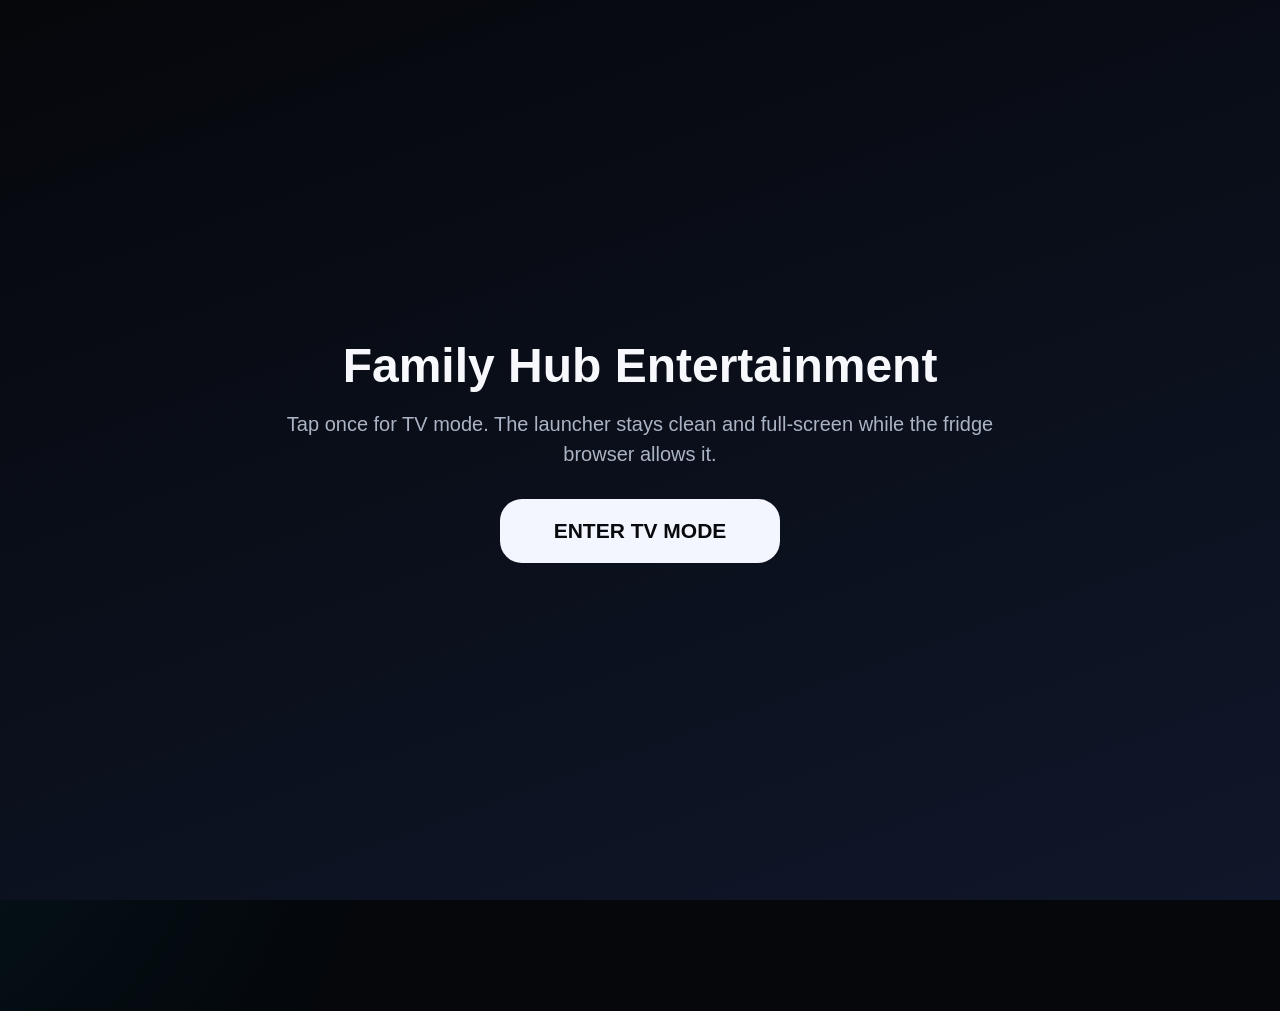
<file: fridge/index.html>
<!doctype html>
<html lang="en">
<head>
  <meta charset="utf-8" />
  <meta name="viewport" content="width=device-width,initial-scale=1,viewport-fit=cover,user-scalable=no" />
  <meta name="theme-color" content="#05070b" />
  <meta name="mobile-web-app-capable" content="yes" />
  <meta name="apple-mobile-web-app-capable" content="yes" />
  <meta name="apple-mobile-web-app-status-bar-style" content="black-translucent" />
  <link rel="manifest" href="./manifest.webmanifest" />
  <title>Family Hub Entertainment</title>
  <style>
    :root{--bg:#05070b;--panel:#10141d;--panel2:#171d28;--text:#f7f8fb;--muted:#8c96a8;--line:rgba(255,255,255,.09);--green:#73e5a6;--amber:#ffd47c}
    *{box-sizing:border-box;-webkit-tap-highlight-color:transparent}
    html,body{margin:0;width:100%;height:100%;background:var(--bg);color:var(--text);font-family:Arial,Helvetica,sans-serif;overflow:hidden;overscroll-behavior:none;user-select:none;-webkit-user-select:none}
    body:before{content:"";position:fixed;inset:-25%;background:radial-gradient(circle at 80% 5%,rgba(90,127,255,.17),transparent 34%),radial-gradient(circle at 8% 72%,rgba(0,208,255,.08),transparent 28%);pointer-events:none}
    #app{height:100vh;min-height:100%;display:flex;flex-direction:column;padding:34px 36px 28px;position:relative}
    header{display:flex;justify-content:space-between;align-items:flex-start;margin-bottom:24px}
    .brand{font-weight:800;letter-spacing:.16em;font-size:21px}.sub{color:var(--muted);font-size:16px;margin-top:7px;letter-spacing:.04em}
    .clock{text-align:right;font-size:35px;font-weight:300;line-height:1}.date{color:var(--muted);font-size:15px;margin-top:7px}
    .hero{padding:22px 24px;border:1px solid var(--line);background:linear-gradient(135deg,rgba(255,255,255,.06),rgba(255,255,255,.018));border-radius:25px;margin-bottom:18px}
    .hero h1{font-size:31px;margin:0 0 7px}.hero p{font-size:16px;color:var(--muted);margin:0;line-height:1.42}
    .section{font-size:14px;letter-spacing:.15em;color:#a8b1c1;margin:13px 2px 11px;text-transform:uppercase}
    .grid{display:grid;grid-template-columns:repeat(2,minmax(0,1fr));gap:13px}
    .tile{height:125px;border:1px solid var(--line);border-radius:23px;background:linear-gradient(145deg,var(--panel2),var(--panel));display:flex;flex-direction:column;justify-content:space-between;padding:18px;text-decoration:none;color:var(--text);position:relative;overflow:hidden}
    .tile:active{transform:scale(.985);background:#1c2230}.tile b{font-size:22px}.tile small{color:var(--muted);font-size:13px}.tile .mark{width:40px;height:40px;border-radius:13px;display:grid;place-items:center;font-weight:900;background:rgba(255,255,255,.07);font-size:16px}
    .badge{position:absolute;right:14px;top:14px;padding:6px 8px;border-radius:999px;border:1px solid var(--line);font-size:10px;letter-spacing:.08em;color:var(--muted)}
    .direct{color:var(--green)}.web{color:var(--amber)}
    .live-grid{display:grid;grid-template-columns:repeat(3,minmax(0,1fr));gap:11px}.live{height:90px;padding:15px;border-radius:20px}.live b{font-size:18px}.live small{font-size:11px}.live .badge{position:static;display:inline-block;margin-top:5px;padding:3px 6px}
    footer{margin-top:auto;display:flex;justify-content:space-between;align-items:center;padding-top:14px;color:var(--muted);font-size:13px}
    .pill{border:1px solid var(--line);background:rgba(255,255,255,.035);color:#cdd4df;border-radius:999px;padding:11px 15px;font-size:13px}
    button{font:inherit;cursor:pointer}
    #enterFull{position:fixed;inset:0;z-index:30;background:linear-gradient(160deg,#05070b,#10172a);display:flex;align-items:center;justify-content:center;padding:50px;text-align:center}
    #enterFull.hidden{display:none}.start-card{max-width:760px}.start-card h1{font-size:48px;margin:0 0 16px}.start-card p{font-size:20px;line-height:1.5;color:#aab4c4;margin:0 0 30px}.start{border:0;background:#f3f6ff;color:#080a0e;border-radius:22px;padding:20px 38px;font-size:21px;font-weight:800;min-width:280px}
    #player{position:fixed;inset:0;z-index:40;background:#000;display:none;flex-direction:column}
    #player.show{display:flex}.playerbar{height:74px;display:flex;align-items:center;justify-content:space-between;padding:0 24px;background:#090b10;border-bottom:1px solid var(--line)}
    .playerbar b{font-size:20px}.playerclose{border:1px solid var(--line);background:#171d28;color:#fff;border-radius:14px;padding:11px 16px}
    #frame{border:0;width:100%;flex:1;background:#000}
    #notice{position:fixed;inset:0;z-index:35;background:rgba(3,5,8,.98);display:none;align-items:center;justify-content:center;padding:44px}
    #notice.show{display:flex}.notice-card{max-width:680px}.notice-card h2{font-size:32px;margin:0 0 12px}.notice-card p{font-size:18px;line-height:1.5;color:#aab4c4}.notice-actions{display:flex;gap:12px;margin-top:24px}.notice-actions button,.notice-actions a{flex:1;text-align:center;text-decoration:none;border-radius:18px;padding:16px;font-weight:700}.go{background:#f3f6ff;color:#080a0e;border:0}.cancel{background:#171d28;color:#fff;border:1px solid var(--line)}
    @media (max-height:1500px){#app{padding:24px}.hero{padding:18px}.tile{height:112px}.live{height:82px}.section{margin-top:9px}.hero h1{font-size:27px}}
  </style>
</head>
<body>
  <div id="enterFull"><div class="start-card"><h1>Family Hub Entertainment</h1><p>Tap once for TV mode. The launcher stays clean and full-screen while the fridge browser allows it.</p><button class="start" id="startBtn">ENTER TV MODE</button></div></div>

  <main id="app">
    <header><div><div class="brand">GOD'S EYE</div><div class="sub">Family Hub Entertainment</div></div><div><div class="clock" id="clock">--:--</div><div class="date" id="date"></div></div></header>
    <section class="hero"><h1>Watch something.</h1><p>One clean screen for streaming, sport and Australian TV. Green DIRECT tiles can stay inside this interface. Amber WEB tiles use the provider's official player.</p></section>

    <div class="section">Streaming</div>
    <div class="grid">
      <a class="tile external" data-name="Netflix" href="https://www.netflix.com/browse"><span class="badge web">WEB</span><span class="mark">N</span><div><b>Netflix</b><br><small>Official web player</small></div></a>
      <a class="tile external" data-name="Disney+" href="https://www.disneyplus.com/"><span class="badge web">WEB</span><span class="mark">D+</span><div><b>Disney+</b><br><small>Official web player</small></div></a>
      <a class="tile external" data-name="Apple TV+" href="https://tv.apple.com/au"><span class="badge web">WEB</span><span class="mark">TV</span><div><b>Apple TV+</b><br><small>Official web player</small></div></a>
      <a class="tile external" data-name="Prime Video" href="https://www.primevideo.com/"><span class="badge web">WEB</span><span class="mark">P</span><div><b>Prime Video</b><br><small>Official web player</small></div></a>
      <a class="tile external" data-name="Stan" href="https://www.stan.com.au/"><span class="badge web">WEB</span><span class="mark">S</span><div><b>Stan</b><br><small>Official web player</small></div></a>
      <a class="tile external" data-name="Kayo" href="https://kayosports.com.au/"><span class="badge web">WEB</span><span class="mark">K</span><div><b>Kayo</b><br><small>Official sport player</small></div></a>
      <a class="tile external" data-name="YouTube" href="https://www.youtube.com/"><span class="badge direct">WORKS</span><span class="mark">▶</span><div><b>YouTube</b><br><small>Video & live channels</small></div></a>
    </div>

    <div class="section">Australian TV</div>
    <div class="live-grid">
      <a class="tile live external" data-name="ABC iview" href="https://iview.abc.net.au/"><div><b>ABC</b><br><small>iview</small><span class="badge web">WEB</span></div></a>
      <a class="tile live external" data-name="SBS On Demand" href="https://www.sbs.com.au/ondemand/"><div><b>SBS</b><br><small>On Demand</small><span class="badge web">WEB</span></div></a>
      <a class="tile live external" data-name="7plus" href="https://7plus.com.au/"><div><b>7</b><br><small>7plus</small><span class="badge web">WEB</span></div></a>
      <a class="tile live external" data-name="9Now" href="https://www.9now.com.au/"><div><b>9</b><br><small>9Now</small><span class="badge web">WEB</span></div></a>
      <a class="tile live external" data-name="10" href="https://10.com.au/"><div><b>10</b><br><small>10</small><span class="badge web">WEB</span></div></a>
      <button class="tile live" id="abcLive"><div><b>LIVE</b><br><small>ABC News</small><span class="badge direct">DIRECT</span></div></button>
    </div>

    <footer><span id="status">Browser-only TV mode</span><button class="pill" id="fullBtn">FULLSCREEN</button></footer>
  </main>

  <section id="player"><div class="playerbar"><b id="playerTitle">Live TV</b><button class="playerclose" id="playerClose">BACK</button></div><iframe id="frame" allow="autoplay; encrypted-media; picture-in-picture" allowfullscreen></iframe></section>

  <section id="notice"><div class="notice-card"><h2 id="noticeTitle">Open service?</h2><p id="noticeText"></p><div class="notice-actions"><button class="cancel" id="noticeCancel">BACK</button><a class="go" id="noticeGo" href="#">OPEN OFFICIAL PLAYER</a></div></div></section>

<script>
(function(){
  const $=s=>document.querySelector(s);
  function tick(){const d=new Date();$('#clock').textContent=d.toLocaleTimeString([], {hour:'2-digit',minute:'2-digit'});$('#date').textContent=d.toLocaleDateString([], {weekday:'short',day:'numeric',month:'short'});}tick();setInterval(tick,10000);
  async function fullscreen(){const el=document.documentElement;try{if(el.requestFullscreen)await el.requestFullscreen();else if(el.webkitRequestFullscreen)el.webkitRequestFullscreen();}catch(e){}}
  $('#startBtn').addEventListener('click',async()=>{await fullscreen();$('#enterFull').classList.add('hidden');try{if(screen.orientation&&screen.orientation.lock)screen.orientation.lock('portrait');}catch(e){}});
  $('#fullBtn').addEventListener('click',fullscreen);

  $('#abcLive').addEventListener('click',()=>{
    $('#playerTitle').textContent='ABC News Live';
    $('#frame').src='https://www.youtube.com/embed/xrkl3FmVq8M?autoplay=1&playsinline=1&rel=0';
    $('#player').classList.add('show');
  });
  $('#playerClose').addEventListener('click',()=>{$('#frame').src='about:blank';$('#player').classList.remove('show');});

  document.querySelectorAll('a.external').forEach(a=>a.addEventListener('click',e=>{
    e.preventDefault();
    const name=a.dataset.name||'service';
    $('#noticeTitle').textContent='Open '+name+'?';
    $('#noticeText').textContent=name+' controls its own login and protected video playback. We can launch its official player from this clean hub, but this page cannot bypass the provider\'s DRM or device-compatibility checks.';
    $('#noticeGo').href=a.href;
    $('#notice').classList.add('show');
  }));
  $('#noticeCancel').addEventListener('click',()=>$('#notice').classList.remove('show'));
  $('#noticeGo').addEventListener('click',()=>$('#notice').classList.remove('show'));
  if('serviceWorker' in navigator){navigator.serviceWorker.register('./sw.js').catch(()=>{});}
})();
</script>
</body>
</html>
</file>
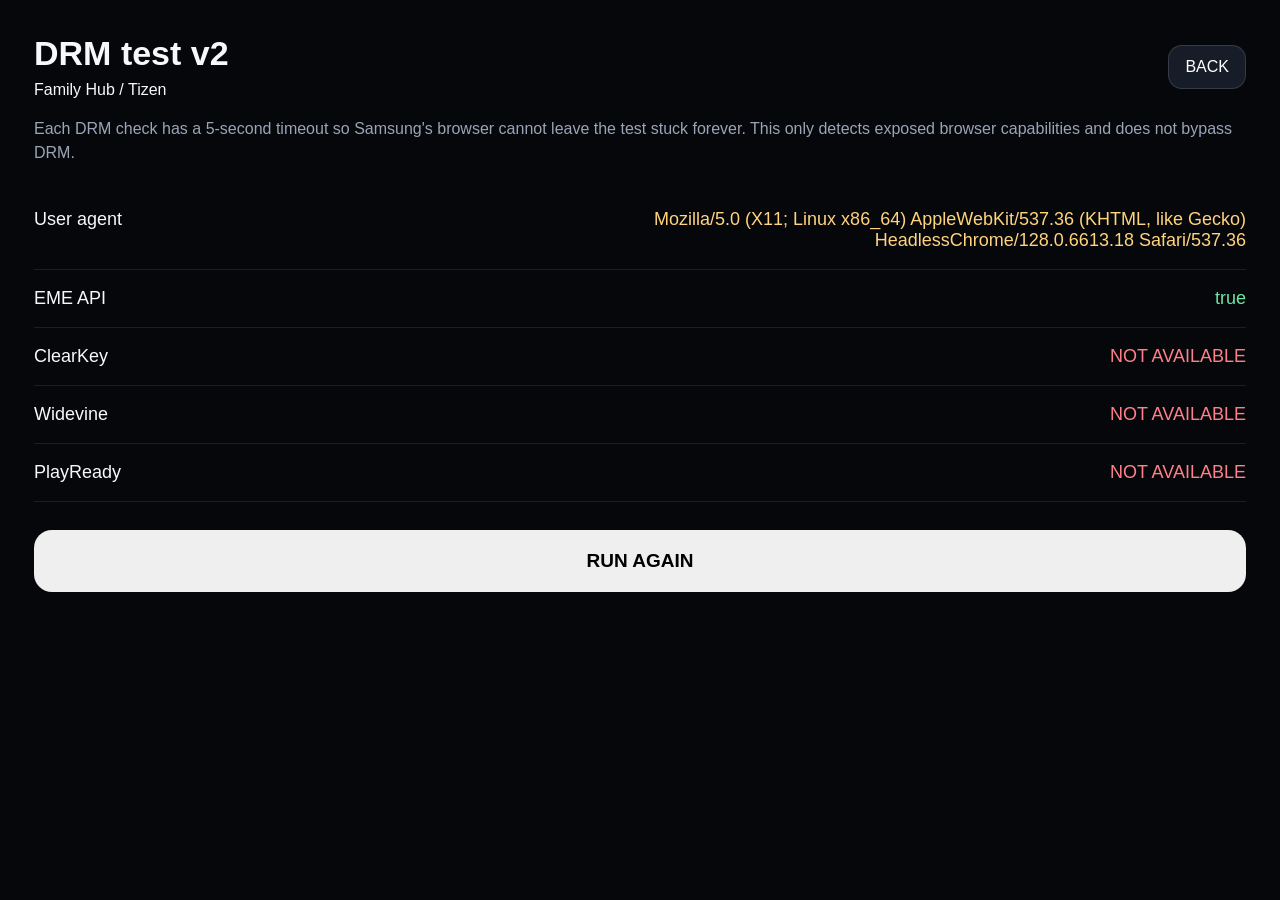
<file: fridge/drm-test.html>
<!doctype html><html><head><meta charset="utf-8"><meta name="viewport" content="width=device-width,initial-scale=1,user-scalable=no"><title>Family Hub DRM Test</title><style>html,body{margin:0;background:#05070b;color:#f7f8fb;font-family:Arial,sans-serif}main{padding:34px}.top{display:flex;justify-content:space-between;align-items:center}.back{padding:12px 16px;border:1px solid #ffffff22;border-radius:14px;color:#fff;text-decoration:none;background:#171d28}h1{font-size:34px;margin:0 0 8px}.note{color:#9aa5b7;line-height:1.5;margin:18px 0 26px}.row{display:flex;justify-content:space-between;gap:20px;padding:18px 0;border-bottom:1px solid #ffffff18;font-size:18px}.v{text-align:right;max-width:60%;word-break:break-word}.ok{color:#70e6a6}.no{color:#ff8089}.maybe{color:#ffd47c}button{margin-top:28px;width:100%;padding:20px;border:0;border-radius:18px;font-size:19px;font-weight:700}</style></head><body><main><div class="top"><div><h1>DRM test v2</h1><div>Family Hub / Tizen</div></div><a class="back" href="./">BACK</a></div><p class="note">Each DRM check has a 5-second timeout so Samsung's browser cannot leave the test stuck forever. This only detects exposed browser capabilities and does not bypass DRM.</p><div id="r"></div><button id="run">RUN AGAIN</button></main><script>const r=document.getElementById('r');function row(n,v,s){let c=s===true?'ok':s===false?'no':'maybe';return `<div class="row"><span>${n}</span><span class="v ${c}">${v}</span></div>`}function timeout(ms){return new Promise(res=>setTimeout(()=>res('TIMEOUT'),ms))}async function ks(name){if(!navigator.requestMediaKeySystemAccess)return 'NO EME';const cfg=[{initDataTypes:['cenc'],audioCapabilities:[{contentType:'audio/mp4; codecs="mp4a.40.2"'}],videoCapabilities:[{contentType:'video/mp4; codecs="avc1.42E01E"'}]}];try{let p=navigator.requestMediaKeySystemAccess(name,cfg).then(()=>true).catch(()=>false);return await Promise.race([p,timeout(5000)])}catch(e){return false}}async function run(){r.innerHTML=row('User agent',navigator.userAgent,null)+row('EME API',!!navigator.requestMediaKeySystemAccess,!!navigator.requestMediaKeySystemAccess);for(const [label,name] of [['ClearKey','org.w3.clearkey'],['Widevine','com.widevine.alpha'],['PlayReady','com.microsoft.playready']]){r.innerHTML+=row(label,'testing…',null);const els=r.querySelectorAll('.row');const target=els[els.length-1];const v=await ks(name);target.outerHTML=row(label,v===true?'AVAILABLE':v===false?'NOT AVAILABLE':v,v===true?true:v===false?false:null)}}document.getElementById('run').onclick=run;run();</script></body></html>
</file>
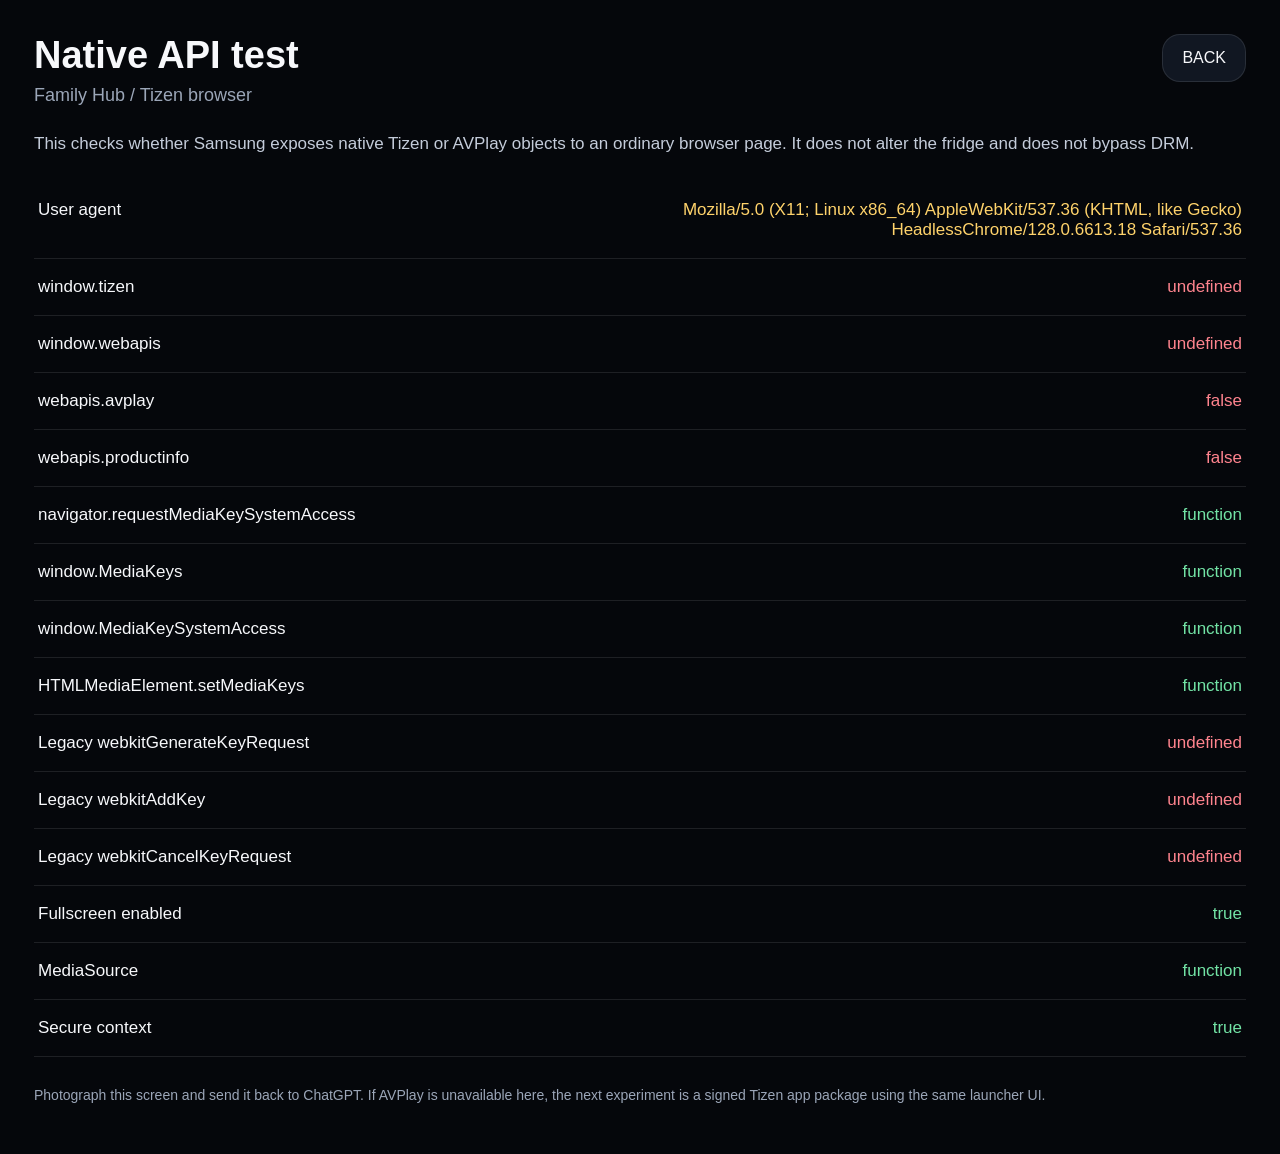
<file: fridge/native-test.html>
<!doctype html>
<html lang="en">
<head>
<meta charset="utf-8" />
<meta name="viewport" content="width=device-width,initial-scale=1,viewport-fit=cover,user-scalable=no" />
<title>Family Hub native API test</title>
<style>
:root{--bg:#05070b;--panel:#111722;--text:#f7f8fb;--muted:#9ba6b8;--line:rgba(255,255,255,.1);--ok:#72e3a5;--no:#ff848e;--maybe:#ffd36b}
*{box-sizing:border-box;-webkit-tap-highlight-color:transparent}html,body{margin:0;min-height:100%;background:var(--bg);color:var(--text);font-family:Arial,Helvetica,sans-serif}body{padding:34px}.top{display:flex;justify-content:space-between;align-items:flex-start;gap:18px}.top h1{font-size:38px;margin:0 0 8px}.sub{font-size:18px;color:var(--muted)}a{color:inherit;text-decoration:none}.btn{display:inline-block;padding:14px 19px;border:1px solid var(--line);border-radius:18px;background:var(--panel)}.note{margin:25px 0;color:#c4ccda;line-height:1.5;font-size:17px}.row{display:flex;justify-content:space-between;gap:20px;padding:18px 4px;border-bottom:1px solid var(--line);font-size:17px}.value{text-align:right;max-width:62%;word-break:break-word}.ok{color:var(--ok)}.no{color:var(--no)}.maybe{color:var(--maybe)}.footer{margin-top:28px;color:var(--muted);font-size:14px;line-height:1.5}
</style>
</head>
<body>
<div class="top"><div><h1>Native API test</h1><div class="sub">Family Hub / Tizen browser</div></div><a class="btn" href="./">BACK</a></div>
<p class="note">This checks whether Samsung exposes native Tizen or AVPlay objects to an ordinary browser page. It does not alter the fridge and does not bypass DRM.</p>
<div id="out"></div>
<p class="footer">Photograph this screen and send it back to ChatGPT. If AVPlay is unavailable here, the next experiment is a signed Tizen app package using the same launcher UI.</p>
<script>
(function(){
 const out=document.getElementById('out');
 function add(name,val,state){const d=document.createElement('div');d.className='row';const a=document.createElement('span');a.textContent=name;const b=document.createElement('span');b.className='value '+(state===true?'ok':state===false?'no':'maybe');b.textContent=String(val);d.append(a,b);out.append(d)}
 const has=(expr)=>{try{return !!expr()}catch(e){return false}};
 add('User agent',navigator.userAgent,null);
 add('window.tizen',typeof window.tizen,typeof window.tizen!=='undefined');
 add('window.webapis',typeof window.webapis,typeof window.webapis!=='undefined');
 add('webapis.avplay',has(()=>window.webapis&&window.webapis.avplay),has(()=>window.webapis&&window.webapis.avplay));
 add('webapis.productinfo',has(()=>window.webapis&&window.webapis.productinfo),has(()=>window.webapis&&window.webapis.productinfo));
 add('navigator.requestMediaKeySystemAccess',typeof navigator.requestMediaKeySystemAccess,typeof navigator.requestMediaKeySystemAccess==='function');
 add('window.MediaKeys',typeof window.MediaKeys,typeof window.MediaKeys!=='undefined');
 add('window.MediaKeySystemAccess',typeof window.MediaKeySystemAccess,typeof window.MediaKeySystemAccess!=='undefined');
 const hp=window.HTMLMediaElement&&HTMLMediaElement.prototype;
 add('HTMLMediaElement.setMediaKeys',hp&&typeof hp.setMediaKeys,hp&&typeof hp.setMediaKeys==='function');
 add('Legacy webkitGenerateKeyRequest',hp&&typeof hp.webkitGenerateKeyRequest,hp&&typeof hp.webkitGenerateKeyRequest==='function');
 add('Legacy webkitAddKey',hp&&typeof hp.webkitAddKey,hp&&typeof hp.webkitAddKey==='function');
 add('Legacy webkitCancelKeyRequest',hp&&typeof hp.webkitCancelKeyRequest,hp&&typeof hp.webkitCancelKeyRequest==='function');
 add('Fullscreen enabled',!!(document.fullscreenEnabled||document.webkitFullscreenEnabled),!!(document.fullscreenEnabled||document.webkitFullscreenEnabled));
 add('MediaSource',typeof window.MediaSource,typeof window.MediaSource!=='undefined');
 add('Secure context',window.isSecureContext,window.isSecureContext===true);
})();
</script>
</body>
</html>
</file>
